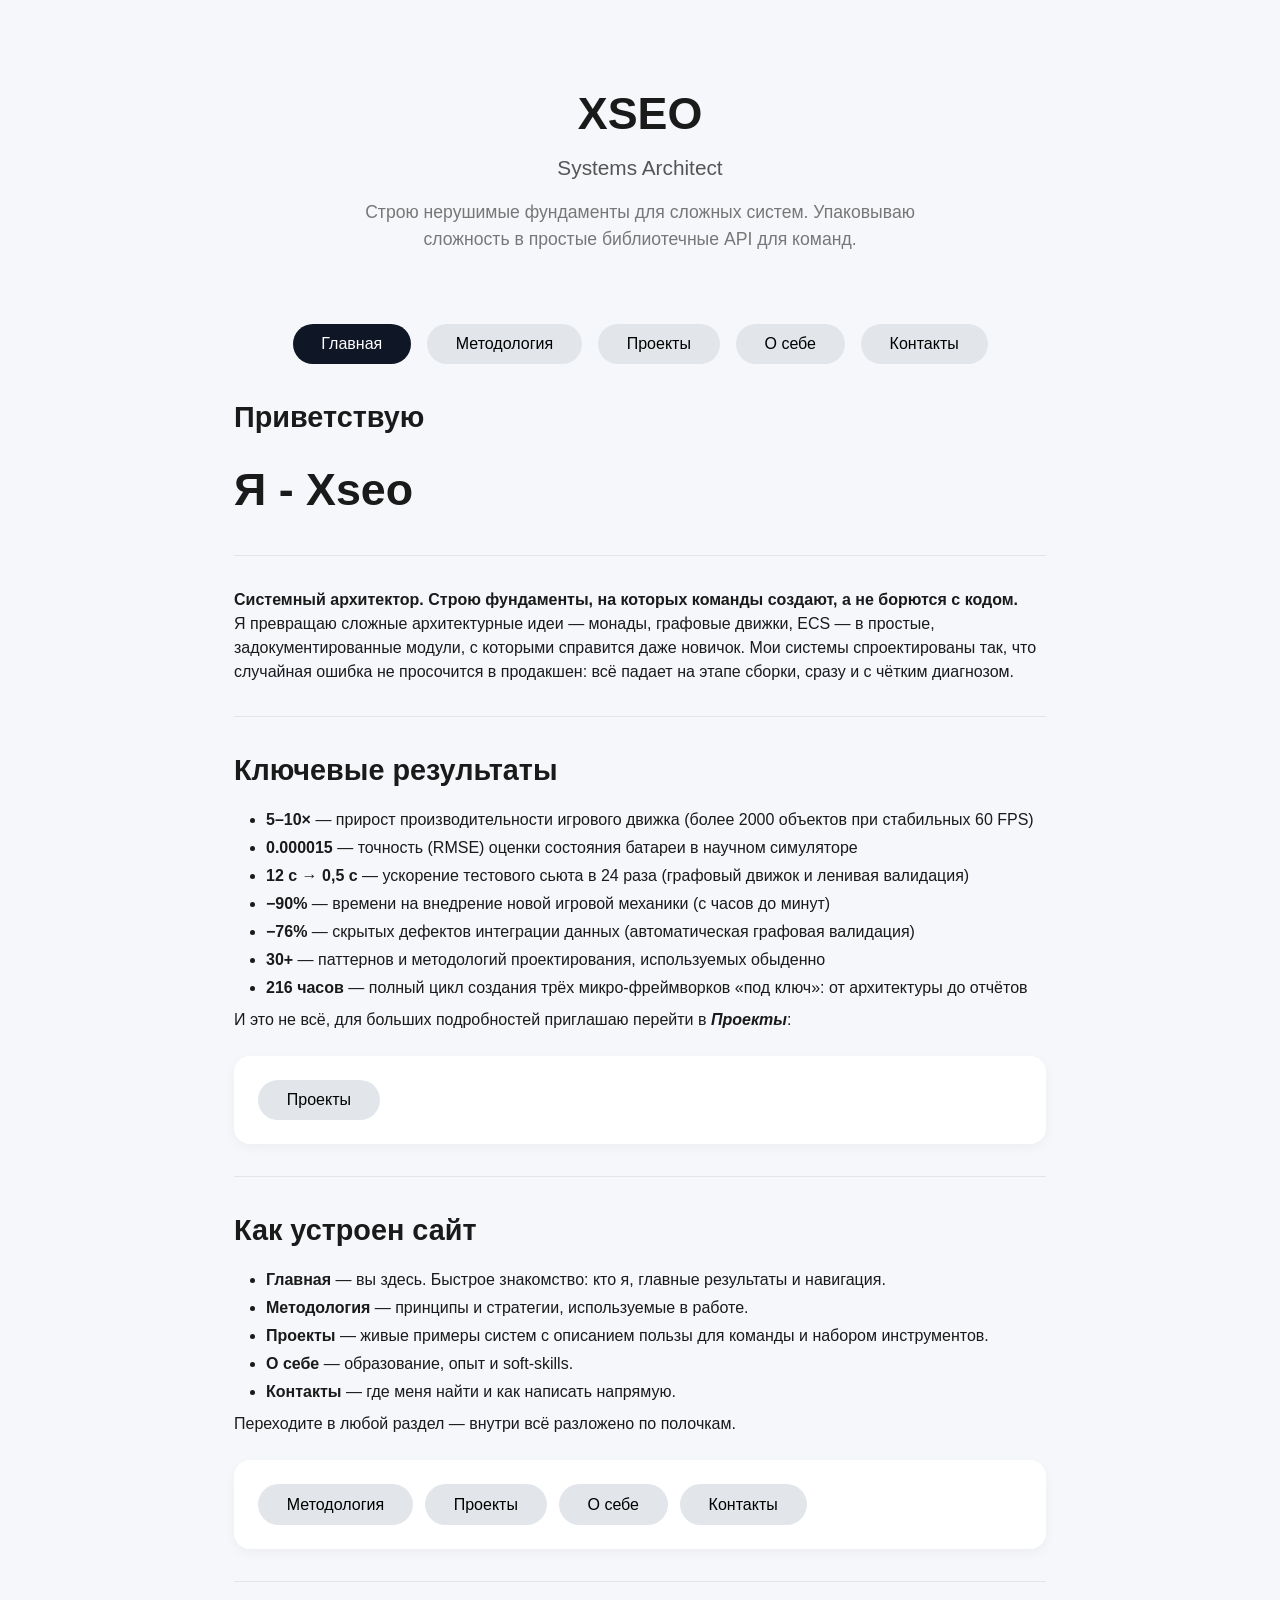
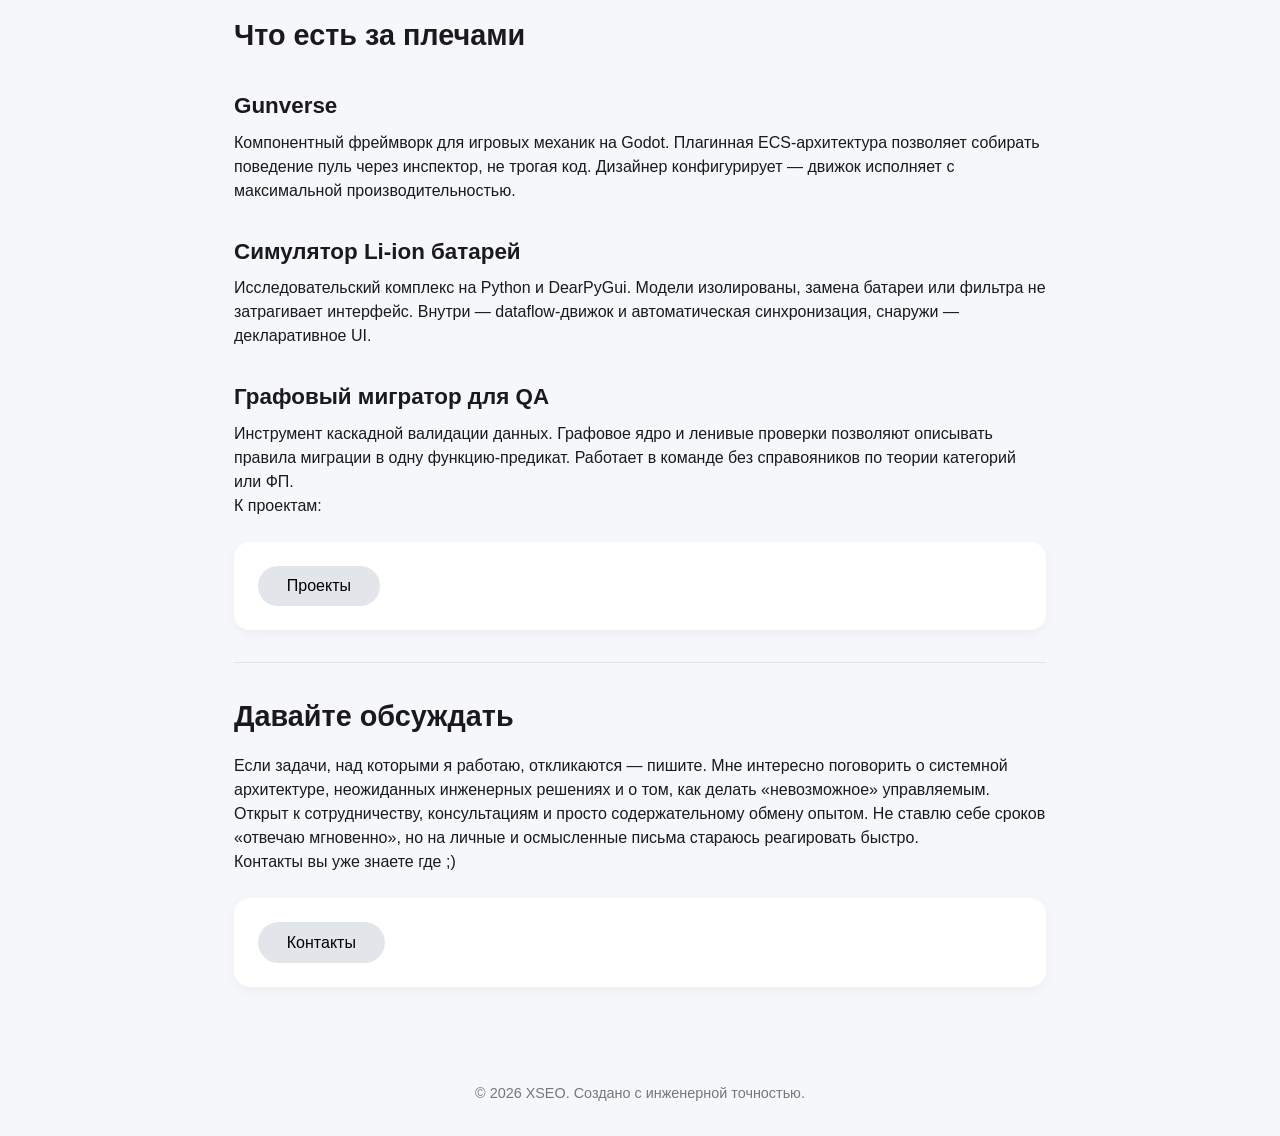
<file: index.html>
<!DOCTYPE html>
<html lang="ru">
<head>
  <meta charset="UTF-8">
  <meta name="viewport" content="width=device-width, initial-scale=1.0">
  <title>XSEO — XSEO</title>
  <style>
    * { box-sizing: border-box; margin: 0; padding: 0; }
    body { font-family: -apple-system, BlinkMacSystemFont, 'Segoe UI', Roboto, sans-serif; color: #1a1a1a; background: #f5f7fa; line-height: 1.5; }
    .container { max-width: 860px; margin: 0 auto; padding: 2rem 1.5rem; }
    header { text-align: center; padding: 3rem 0 2rem; }
    h1 { font-size: 2.8rem; font-weight: 700; margin-bottom: 0.3rem; }
    .subtitle { font-size: 1.3rem; color: #555; margin-bottom: 1rem; }
    .tagline { font-size: 1.1rem; color: #777; max-width: 600px; margin: 0 auto; }

    /* Tabs navigation */
    .tabs { display: flex; justify-content: center; gap: 1rem; margin: 2.5rem 0 2rem; flex-wrap: wrap; }
    .tab-btn { background: #e2e6ea; border: none; padding: 0.7rem 1.8rem; border-radius: 2rem; font-size: 1rem; font-weight: 500; cursor: pointer; transition: 0.2s; }
    .tab-btn.active { background: #0f1626; color: white; }
    .tab-btn:hover:not(.active) { background: #d0d5db; }

    /* Tab content */
    .tab-pane { display: none; animation: fade 0.4s; }
    .tab-pane.active { display: block; }
    @keyframes fade { from { opacity: 0; transform: translateY(6px); } to { opacity: 1; transform: translateY(0); } }

    /* Cards & accordion */
    .card { background: white; border-radius: 16px; padding: 1.8rem; margin-bottom: 2rem; box-shadow: 0 6px 18px rgba(0,0,0,0.05); }
    h2 { font-size: 1.8rem; margin-bottom: 1rem; }
    h3 { font-size: 1.4rem; margin-bottom: 0.5rem; }
    .accordion-item { border-bottom: 1px solid #ddd; }
    .accordion-header { width: 100%; text-align: left; background: none; border: none; padding: 1rem 0; font-size: 1.1rem; font-weight: 600; cursor: pointer; display: flex; justify-content: space-between; align-items: center; }
    .accordion-header::after { content: '+'; font-size: 1.5rem; transition: 0.2s; }
    .accordion-header.open::after { content: '−'; }
    .accordion-body { max-height: 0; overflow: hidden; transition: max-height 0.3s ease; }
    .accordion-body.open { max-height: 20rem; } /* enough for content */
    .accordion-content { padding-bottom: 1.5rem; color: #333; }

    .accordion-content h3 {
        font-size: 1.2rem;
        margin-top: 1rem;
        margin-bottom: 0.5rem;
    }
    .accordion-content p {
        margin-bottom: 0.5rem;
    }

    /* Project cards */
    .project-grid { display: flex; flex-wrap: wrap; gap: 1.5rem; }
    .project-card { background: white; border-radius: 16px; padding: 1.5rem; flex: 1 1 280px; box-shadow: 0 4px 12px rgba(0,0,0,0.04); transition: 0.2s; }
    .project-card:hover { transform: translateY(-4px); box-shadow: 0 8px 24px rgba(0,0,0,0.08); }
    .project-card h3 { margin-bottom: 0.5rem; }
    .tech-tag { display: inline-block; background: #e9ecf0; padding: 0.2rem 0.8rem; border-radius: 12px; font-size: 0.8rem; margin-right: 0.3rem; margin-bottom: 0.4rem; }
    .btn { background: #0f1626; color: white; border: none; padding: 0.5rem 1.2rem; border-radius: 8px; cursor: pointer; font-size: 0.9rem; margin-top: 0.8rem; transition: 0.2s; }
    .btn:hover { background: #2a3548; }

    /* Modal */
    .modal { display: none; position: fixed; top: 0; left: 0; width: 100%; height: 100%; background: rgba(0,0,0,0.5); justify-content: center; align-items: center; z-index: 1000; }
    .modal.open { display: flex; }
    .modal-content { background: white; max-width: 650px; width: 90%; border-radius: 20px; padding: 2rem; position: relative; max-height: 80vh; overflow-y: auto; }
    .modal-close { position: absolute; top: 1rem; right: 1.2rem; background: none; border: none; font-size: 1.8rem; cursor: pointer; }
    .metrics { display: flex; flex-wrap: wrap; gap: 1rem; margin: 1rem 0; }
    .metric { background: #f0f4f8; padding: 0.6rem 1rem; border-radius: 10px; font-weight: 600; }
    footer { text-align: center; padding: 2rem 0; color: #777; font-size: 0.9rem; }
    
    /* Markdown-списки */
    .md-content ul,
    .md-content ol {
        padding-left: 2rem;      /* отступ как табуляция */
        margin: 0.5rem 0;
        list-style-position: outside;
    }
    .md-content li {
        margin-bottom: 0.25rem;
    }

    /* Главная страница — отступы и разделители */
    .md-content > h2,
    .md-content > h3 {
        margin-top: 2rem;
    }

    /* Блок навигационных кнопок */
    .nav-links {
        display: flex;
        flex-wrap: wrap;
        gap: 0.75rem;
        margin: 1.5rem 0 2rem;
        padding: 1.5rem;
        background: white;
        border-radius: 16px;
        box-shadow: 0 4px 12px rgba(0,0,0,0.04);
    }

    /* Горизонтальный разделитель между смысловыми блоками */
    .md-content hr {
        margin: 2rem 0;
        border: none;
        border-top: 1px solid #e2e6ea;
    }
  </style>
</head>
<body>
  <div class="container">
    <header>
      <h1>XSEO</h1>
      <div class="subtitle">Systems Architect</div>
      <div class="tagline">Строю нерушимые фундаменты для сложных систем. Упаковываю сложность в простые библиотечные API для команд.</div>
    </header>

    
        <div class="tabs-container" id="page_maintabs">
            <div class="tabs"><button class="tab-btn active" data-tab="page_maintabs_main">Главная</button><button class="tab-btn " data-tab="page_maintabs_methodology">Методология</button><button class="tab-btn " data-tab="page_maintabs_projects">Проекты</button><button class="tab-btn " data-tab="page_maintabs_about">О себе</button><button class="tab-btn " data-tab="page_maintabs_contact">Контакты</button></div>
            <div class="tab-pane active" id="page_maintabs_main">
        <section id="page_maintabs_main">
            <h2>Приветствую</h2>
            <div id="page_maintabs_main_hero" class="md-content"><h1>Я - Xseo</h1>
<hr />
<p><strong>Системный архитектор. Строю фундаменты, на которых команды создают, а не борются с кодом.</strong></p>
<p>Я превращаю сложные архитектурные идеи — монады, графовые движки, ECS —
в простые, задокументированные модули, с которыми справится даже новичок.
Мои системы спроектированы так, что случайная ошибка не просочится в продакшен:
всё падает на этапе сборки, сразу и с чётким диагнозом.</p>
</div><div id="page_maintabs_main_highlights" class="md-content"><hr />
<h2>Ключевые результаты</h2>
<ul>
<li><strong>5–10×</strong> — прирост производительности игрового движка (более 2000 объектов при стабильных 60 FPS)</li>
<li><strong>0.000015</strong> — точность (RMSE) оценки состояния батареи в научном симуляторе</li>
<li><strong>12 с → 0,5 с</strong> — ускорение тестового сьюта в 24 раза (графовый движок и ленивая валидация)</li>
<li><strong>−90%</strong> — времени на внедрение новой игровой механики (с часов до минут)</li>
<li><strong>−76%</strong> — скрытых дефектов интеграции данных (автоматическая графовая валидация)</li>
<li><strong>30+</strong> — паттернов и методологий проектирования, используемых обыденно</li>
<li><strong>216 часов</strong> — полный цикл создания трёх микро-фреймворков «под ключ»: от архитектуры до отчётов</li>
</ul>
<p>И это не всё, для больших подробностей приглашаю перейти в <em><strong>Проекты</strong></em>:</p>
</div><div class="nav-links"><button class="tab-btn" data-tab="page_maintabs_projects">Проекты</button></div><div id="page_maintabs_main_nav_hint" class="md-content"><hr />
<h2>Как устроен сайт</h2>
<ul>
<li><strong>Главная</strong> — вы здесь. Быстрое знакомство: кто я, главные результаты и навигация.</li>
<li><strong>Методология</strong> — принципы и стратегии, используемые в работе.</li>
<li><strong>Проекты</strong> — живые примеры систем с описанием пользы для команды и набором инструментов.</li>
<li><strong>О себе</strong> — образование, опыт и soft-skills.</li>
<li><strong>Контакты</strong> — где меня найти и как написать напрямую.</li>
</ul>
<p>Переходите в любой раздел — внутри всё разложено по полочкам.</p>
</div><div class="nav-links"><button class="tab-btn" data-tab="page_maintabs_methodology">Методология</button><button class="tab-btn" data-tab="page_maintabs_projects">Проекты</button><button class="tab-btn" data-tab="page_maintabs_about">О себе</button><button class="tab-btn" data-tab="page_maintabs_contact">Контакты</button></div><div id="page_maintabs_main_projects_teaser" class="md-content"><hr />
<h2>Что есть за плечами</h2>
<h3>Gunverse</h3>
<p>Компонентный фреймворк для игровых механик на Godot. Плагинная ECS-архитектура
позволяет собирать поведение пуль через инспектор, не трогая код.
Дизайнер конфигурирует — движок исполняет с максимальной производительностью.</p>
<h3>Симулятор Li-ion батарей</h3>
<p>Исследовательский комплекс на Python и DearPyGui. Модели изолированы,
замена батареи или фильтра не затрагивает интерфейс. Внутри — dataflow-движок
и автоматическая синхронизация, снаружи — декларативное UI.</p>
<h3>Графовый мигратор для QA</h3>
<p>Инструмент каскадной валидации данных. Графовое ядро и ленивые проверки
позволяют описывать правила миграции в одну функцию-предикат.
Работает в команде без справояников по теории категорий или ФП.</p>
<p>К проектам:</p>
</div><div class="nav-links"><button class="tab-btn" data-tab="page_maintabs_projects">Проекты</button></div><div id="page_maintabs_main_contacts_teaser" class="md-content"><hr />
<h2>Давайте обсуждать</h2>
<p>Если задачи, над которыми я работаю, откликаются — пишите. Мне интересно поговорить
о системной архитектуре, неожиданных инженерных решениях и о том, как делать
«невозможное» управляемым.</p>
<p>Открыт к сотрудничеству, консультациям и просто содержательному обмену опытом.
Не ставлю себе сроков «отвечаю мгновенно», но на личные и осмысленные письма
стараюсь реагировать быстро.</p>
<p>Контакты вы уже знаете где ;)</p>
</div><div class="nav-links"><button class="tab-btn" data-tab="page_maintabs_contact">Контакты</button></div>
        </section></div><div class="tab-pane " id="page_maintabs_methodology">
        <section id="page_maintabs_methodology">
            <h2>Методология</h2>
            <div class="card" id="page_maintabs_methodology_accordion">
            <div class="accordion-item">
              <button class="accordion-header">Библиотечный модуль: сложность под капотом</button>
              <div class="accordion-body" style="">
                <div class="accordion-content"><div id="page_maintabs_methodology_accordion_item_content" class="md-content">
<p><strong>Суть:</strong> Сложное ядро прячется за простым фасадом.</p>
<p><strong>Как это работает:</strong><br />
Любая подсистема (монадическая рекурсия, ECS-ядро, цепочки делегирования) упаковывается как документированная библиотека. Команда использует только высокоуровневые вызовы вроде <code>add_plugin</code> или <code>pretty_print</code>, не касаясь внутренней механики. Это снижает порог входа и позволяет системе расти без моего участия.</p>
</div></div>
              </div>
            </div>
            <div class="accordion-item">
              <button class="accordion-header">Нерушимый фундамент: fail-fast и защита от дурака</button>
              <div class="accordion-body" style="">
                <div class="accordion-content"><div id="page_maintabs_methodology_accordion_item_content" class="md-content">
<p><strong>Суть:</strong> Ошибки конфигурации обнаруживаются на этапе сборки, а не в продакшене.</p>
<p><strong>Как это работает:</strong><br />
Контракты проверяются сразу: assert-ы, биекция полей, контроль циклических зависимостей. Некорректная конфигурация вызывает исключение мгновенно, давая команде немедленную обратную связь. Это экономит недели отладки на поздних стадиях.</p>
</div></div>
              </div>
            </div>
            <div class="accordion-item">
              <button class="accordion-header">AI-Native архитектура</button>
              <div class="accordion-body" style="">
                <div class="accordion-content"><div id="page_maintabs_methodology_accordion_item_content" class="md-content">
<p><strong>Суть:</strong> Проектирование, дружественное и человеку, и AI‑агенту.</p>
<p><strong>Как это работает:</strong><br />
Система разбивается на изолированные компоненты с однозначными контрактами. Каждый компонент содержит ограниченный и ясный контекст, что идеально подходит для Copilot или Cursor — они генерируют код без конфликтов. Онбординг новых разработчиков ускоряется, потому что объём контекста, который необходимо изучить, минимален.</p>
</div></div>
              </div>
            </div>
            <div class="accordion-item">
              <button class="accordion-header">Плагин‑first проектирование</button>
              <div class="accordion-body" style="">
                <div class="accordion-content"><div id="page_maintabs_methodology_accordion_item_content" class="md-content">
<p><strong>Суть:</strong> Расширение функционала через плагины — стандарт, а не опция.</p>
<p><strong>Как это работает:</strong><br />
Новое поведение добавляется созданием отдельного файла (плагина), который автоматически подхватывается системой. Ядро остаётся неизменным. Это обеспечивает экстремальную развертываемость: новый плагин для пули, генератор отчёта или правило валидации внедряются за минуты, без риска затронуть существующую функциональность.</p>
</div></div>
              </div>
            </div>
            <div class="accordion-item">
              <button class="accordion-header">Принцип «Вырываемого кода»</button>
              <div class="accordion-body" style="">
                <div class="accordion-content"><div id="page_maintabs_methodology_accordion_item_content" class="md-content">
<p><strong>Суть:</strong> Любой модуль можно извлечь и запустить изолированно.</p>
<p><strong>Как это работает:</strong><br />
Каждый компонент проектируется как самодостаточная единица с минимальными внешними связями. Вы можете вынуть модуль из проекта, установить его зависимости и запустить отдельно. Это высший пилотаж переиспользуемости: код живёт собственной жизнью и может быть использован в других проектах без переписывания.</p>
</div></div>
              </div>
            </div></div>
        </section></div><div class="tab-pane " id="page_maintabs_projects">
        <section id="page_maintabs_projects">
            <h2>Проекты</h2>
            
        <div class="card" id="page_maintabs_projects_gunverse_card">
            <h3>Gunverse</h3>
            <p></p>
            <div id="page_maintabs_projects_gunverse_card_desc" class="md-content"><h1>Gunverse</h1>
<p>Компонентный фреймворк для игровых механик - Дизайнерам удобно, программистам стабильно, машине эффективно.</p>
</div><span class="tech-tag">GDScript</span><span class="tech-tag">ECS</span><span class="tech-tag">Zero-If</span><button class="btn" onclick="openModal('gunverse')">Подробнее</button>
        </div>
        <div class="card" id="page_maintabs_projects_simulator_card">
            <h3>Li-ion Battery Simulation</h3>
            <p></p>
            <div id="page_maintabs_projects_simulator_card_desc" class="md-content"><h1>Simulation Framework</h1>
<p>Фреймворк для любых динамических систем — Моделям свобода, конфигурациям порядок, исследованиям скорость</p>
</div><span class="tech-tag">Python</span><span class="tech-tag">DearPyGui</span><span class="tech-tag">Dataflow</span><button class="btn" onclick="openModal('simulator')">Подробнее</button>
        </div>
        <div class="card" id="page_maintabs_projects_qa_graph_card">
            <h3>QA Graph Migrator</h3>
            <p></p>
            <div id="page_maintabs_projects_qa_graph_card_desc" class="md-content"><h1>QA Graph Migrator</h1>
<p>Простое тестирование сложных данных — Структурам порядок, миграциям точность, разработчикам покой.</p>
</div><span class="tech-tag">Python</span><span class="tech-tag">State Monad</span><span class="tech-tag">PostgreSQL</span><button class="btn" onclick="openModal('qa_graph')">Подробнее</button>
        </div>
        </section></div><div class="tab-pane " id="page_maintabs_about">
        <section id="page_maintabs_about">
            <h2>О себе</h2>
            <div id="page_maintabs_about_bio" class="md-content"><p><strong>5 лет</strong> инженерной практики (2021–2026). Совмещал роли QA-архитектора, техлида игрового проекта, фрилансера и R&amp;D-инженера.</p>
<p>Бакалавр приборостроения (МГТУ им. Баумана), математическое самообразование (теория категорий, аппроксимация, тервер).</p>
<p>Уверенный Linux (Arch), английский B1 (техническая документация).</p>
</div>
        </section></div><div class="tab-pane " id="page_maintabs_contact">
        <section id="page_maintabs_contact">
            <h2>Контакты</h2>
            <div id="page_maintabs_contact_info" class="md-content"><p>📧 <a href="mailto:xseo.22.24vl@gmail.com">xseo.22.24vl@gmail.com</a></p>
</div><div id="page_maintabs_contact_info" class="md-content"><p>💬 Telegram: <a href="https://t.me/Xseo_Tristielles">@Xseo_Tristielles</a></p>
</div><div id="page_maintabs_contact_info" class="md-content"><p>🐙 GitHub: <a href="https://github.com/mrXseo">mrXseo</a></p>
</div><div id="page_maintabs_contact_info" class="md-content"><p>📍 Россия, UTC+3</p>
</div>
        </section></div>
        </div>
        <div class="modal" id="modal-gunverse">
          <div class="modal-content">
            <button class="modal-close"
                    onclick="closeModal('gunverse')">&times;</button>
            <h2>Gunverse — компонентный фреймворк</h2>
            <div id="page_modals_modal_gunverse_body" class="md-content"><hr />
<p><strong>Gunverse</strong> — фреймворк для создания высокопроизводительных игровых сущностей в Godot Engine. Спроектирован так, чтобы дизайнеры и программисты работали в одной среде без конфликтов.</p>
<p><strong>Киллер-фичи для команды:</strong></p>
<ul>
<li>Дизайнер создаёт целые классы пуль без единой строки кода — всё через Inspector.</li>
<li>Полная интеграция в родной интерфейс Godot, никаких внешних редакторов.</li>
<li>Программист добавляет новое поведение как плагин (один <code>.gd</code>-файл) — система сама подхватывает его и расширяет инструментарий дизайнера.</li>
</ul>
<p><strong>Что под капотом:</strong></p>
<ul>
<li><strong>ECS-подобное ядро с Data-Oriented Design:</strong> данные лежат в кэш-дружественных массивах, поведение — композиция независимых Callable.</li>
<li><strong>Zero-If в рантайме:</strong> все условия разрешаются на этапе сборки; во время игры — только прямые вызовы.</li>
<li><strong>Command Buffer для безопасности:</strong> изменение состава процессов во время кадра не ломает итерацию — изменения применяются атомарно на следующем кадре.</li>
<li><strong>Реестр сборки:</strong> детальные логи происхождения каждого слота (provenance) для отладки.</li>
</ul>
<p><strong>Реальный пример:</strong>
Стартовый набор из 3 плагинов даёт дизайнеру настройку кривых траекторий для движения по прямой. Добавив <strong>1 плагин за 1 час</strong>, программист открывает дизайнеру:</p>
<ul>
<li>любые траектории в любом направлении,</li>
<li>зависимость скорости от урона и наоборот,</li>
<li>отскоки, пробивание, эффекты попаданий,</li>
<li>самонаведение на разные цели.</li>
</ul>
<p>При этом код ядра не меняется.</p>
<p><strong>Производительность (тесты на AMD Ryzen 5 3550G, встроенная графика):</strong></p>
<ul>
<li>до 2500 сущностей с одним процессом при 60 FPS,</li>
<li>до 900 сущностей с четырьмя процессами при 60 FPS.
Это близко к пределу возможностей Godot без замены рантайма на нативный код.</li>
</ul>
<p><strong>Надёжность:</strong> чёткая архитектура и fail-fast на этапе сборки исключают баги на стыках процессов — некорректная конфигурация не долетает до сцены.</p>
<p><strong>Затрачено:</strong> 57 часов на проектирование, реализацию и тестирование.</p>
<hr />
</div>
          </div>
        </div>
        <div class="modal" id="modal-simulator">
          <div class="modal-content">
            <button class="modal-close"
                    onclick="closeModal('simulator')">&times;</button>
            <h2>Li-ion Battery Simulation</h2>
            <div id="page_modals_modal_simulator_body" class="md-content"><hr />
<p><strong>Simulation Framework</strong> — универсальный фреймворк для моделирования динамических систем. Подставьте свою модель — получите готовый исследовательский прибор с визуальным редактором, живыми графиками и автоматическими отчётами.</p>
<p><strong>Киллер-фичи для исследователей и инженеров:</strong></p>
<ul>
<li><strong>Модель меняется как перчатка.</strong> Заменили физику, фильтр или источник сигнала — графики и отчёты подхватывают изменения без правки интерфейса.</li>
<li><strong>Визуальный редактор конфигурации.</strong> Параметры любого объекта хранятся в JSON; редактор подсвечивает изменения, кнопка Save применяет их на лету, кнопка Reload откатывает.</li>
<li><strong>Отчёты одной командой.</strong> CSV‑лог → графики, метрики (RMSE, MAE, Max Error) — всё генерируется автоматически.</li>
<li><strong>Воспроизводимость из коробки.</strong> Иерархия настроек вида <code>эксперимент@модель@фильтр.json</code> позволяет сохранять и возвращать эталонные состояния.</li>
</ul>
<p><strong>Что под капотом:</strong></p>
<ul>
<li><strong>Dataflow‑движок с временной синхронизацией.</strong> Генераторы, трансформаторы и логгеры связываются явными контрактами (<code>set_input</code>). Движок сам определяет, чьи данные готовы, — исключая чтение «из будущего».</li>
<li><strong>Иерархический DI‑контейнер AppContext.</strong> Каждый объект получает параметры из JSON, лежащего по понятному пути. Файловые настройки перезаписывают переданные аргументы — сам класс не знает о конфигурации.</li>
<li><strong>Декларативный UI‑фреймворк (UINode‑TreeParser).</strong> Интерфейс собирается как дерево узлов и не зависит от конкретной GUI‑библиотеки. Замена DearPyGui на другой рендерер — вопрос замены адаптера.</li>
<li><strong>Жёсткое Model‑View разделение.</strong> Симуляция не знает о графиках, виджеты не знают о моделях. Добавить новый источник данных или визуализацию можно независимо.</li>
</ul>
<p><strong>Пример: Li‑ion аккумулятор</strong></p>
<p>В одном из сценариев в движок загружены: модель батареи (Тевенин 1RC с гистерезисом), генератор тока, шум измерений и Расширенный Фильтр Калмана (EKF). Чтобы заменить батарею на модель с двумя RC‑звеньями или добавить тепловую обратную связь, достаточно:</p>
<ol>
<li>Реализовать класс с методом <code>solve_frame()</code>.</li>
<li>Подключить его в сценарии.</li>
<li>Новые выходы автоматически попадают в логгер и на графики.</li>
</ol>
<p>Старые отчёты и панели управления продолжают работать без единой правки.</p>
<p><strong>Точность и производительность (на примере EKF):</strong></p>
<ul>
<li>RMSE оценки заряда = <strong>0.000015</strong> (200 000 шагов).</li>
<li>RMSE напряжения = <strong>0.00999 В</strong>.</li>
<li>Интерфейс остаётся отзывчивым при ускорении симуляции <strong>до 25×</strong>.</li>
</ul>
<p><strong>Надёжность:</strong>
Fail‑fast на этапе сборки сценария: некорректные конфигурации детектируются при старте, а не в середине расчёта.</p>
<p><strong>Затрачено:</strong> ядро симуляции и декларативный UI‑фреймворк вместе с li-ion экспериментальной базой созданы в рамках R&amp;D‑цикла за 76 часов.</p>
</div>
          </div>
        </div>
        <div class="modal" id="modal-qa_graph">
          <div class="modal-content">
            <button class="modal-close"
                    onclick="closeModal('qa_graph')">&times;</button>
            <h2>QA Graph Migrator</h2>
            <div id="page_modals_modal_qa_graph_body" class="md-content"><hr />
<p><strong>QA Graph Migrator</strong> — конвейер для автоматической очистки и унификации тестовых данных. Сложные графы проверяются простыми правилами, а тестовый сьют получает только чистые данные.</p>
<p><strong>Киллер-фичи для команды:</strong></p>
<ul>
<li>Тестировщик получает «чистое» пространство данных одной функцией — никакой ручной правки JSON или базы.</li>
<li>Добавление нового продукта — два файла-стандарта: интерпретация + валидация. Переписывать ядро не нужно.</li>
<li>Лид, который не дружит с классами, может расширить проверки по шаблону из README за полчаса.</li>
<li>Система отлавливает невалидные значения на входе и заменяет их на документированные умолчания — баги форматов больше не маскируются под баги продукта.</li>
</ul>
<p><strong>Что под капотом:</strong></p>
<ul>
<li><strong>Графовое ядро <code>HierarchicalEntity</code> с монадической рекурсией (State Monad).</strong> Узлы — устройства, компоненты, входы/выходы; каскадные задачи обходят связи автоматически. Эхо‑резистентность исключает зацикливание обходов.</li>
<li><strong>Двухфазный конвейер:</strong> Интерпретация (нормализация полей по документации, например версия «2,01» → 201) → Валидация (жёсткая проверка по типам и диапазонам). Фазы настраиваются раздельно.</li>
<li><strong>Мигратор с авторазрешением зависимостей:</strong> вычисляет порядок применения правил, не требуя ручной сортировки полей. При неразрешимых зависимостях выдаёт читаемый лог.</li>
</ul>
<p><strong>Измеренное влияние:</strong></p>
<ul>
<li><strong>×24 ускорение</strong> прогона тестов при работе с БД — однократная загрузка и кэширование таблиц типов (<code>DBTable</code>) вместо тысяч запросов.</li>
<li><strong>–76% сквозных ошибок</strong> (с ~30% до &lt;10% падений из-за несовпадения форматов).</li>
<li><strong>&lt; 1 часа</strong> на добавление поддержки нового типа устройств (против нескольких дней ручной адаптации).</li>
<li><strong>–60% объёма кода</strong> в тестовых сценариях благодаря фасаду сравнения.</li>
</ul>
<p><strong>Надёжность и расширяемость:</strong></p>
<ul>
<li>Fail‑fast на этапе сборки: неподдерживаемый тип источника или несовпадение полей интерпретации и валидации ловятся сразу.</li>
<li>Модульная архитектура: ядро, миграция и инструменты разделены. Утилиты (поиск узлов, компаратор пространств) переиспользуются без дублирования.</li>
<li>Устойчивость к изменениям продуктов: бизнес‑логика тестов не содержит кода нормализации и не сломается при смене структуры конфигов.</li>
</ul>
<p><strong>Стек:</strong> Python, PostgreSQL, pytest.</p>
<p><strong>Паттерны:</strong> State Monad, Interpreter, Теория категорий (формализация), Fail‑fast.</p>
<p><strong>Контекст:</strong> Реализовано с нуля за время стажировки в отделе QA. Самостоятельно спроектирована архитектура, графовое ядро, миграционный движок и библиотека инструментов для команды.</p>
<p><strong>Затрачено:</strong> 83 часа на проектирование, реализацию ядра, мигратора, загрузчиков, стандартов для двух реальных систем и набора инструментов.</p>
<hr />
</div>
          </div>
        </div>

  </div>
  <footer>
    <p>© 2026 XSEO. Создано с инженерной точностью.</p>
  </footer>

  <script>
    // Tabs logic
    const tabButtons = document.querySelectorAll('.tab-btn');
    const panes = document.querySelectorAll('.tab-pane');

    function activateTab(targetId) {
        // Деактивируем все панели и кнопки
        panes.forEach(p => p.classList.remove('active'));
        tabButtons.forEach(b => b.classList.remove('active'));

        // Активируем нужную панель
        const targetPane = document.getElementById(targetId);
        if (targetPane) targetPane.classList.add('active');

        // Активируем ВСЕ кнопки (и в меню, и в навигации), которые ведут на этот target
        document.querySelectorAll(`.tab-btn[data-tab="${targetId}"]`).forEach(b => {
            b.classList.add('active');
        });
    }

    // Навешиваем обработчики на все tab-кнопки
    tabButtons.forEach(btn => {
        btn.addEventListener('click', () => {
            activateTab(btn.dataset.tab);
        });
    });

    // При загрузке страницы подсвечиваем навигационные кнопки для изначально активной вкладки
    const initialActivePane = document.querySelector('.tab-pane.active');
    if (initialActivePane) {
        const activeId = initialActivePane.id;
        document.querySelectorAll(`.tab-btn[data-tab="${activeId}"]`).forEach(b => {
            b.classList.add('active');
        });
    }

    // Accordion logic
    document.querySelectorAll('.accordion-header').forEach(header => {
      header.addEventListener('click', () => {
        header.classList.toggle('open');
        const body = header.nextElementSibling;
        if (body.style.maxHeight) {
          body.style.maxHeight = null;
          body.classList.remove('open');
        } else {
          body.style.maxHeight = body.scrollHeight + 'px';
          body.classList.add('open');
        }
      });
    });

    // Modal functions
    function openModal(id) {
      document.getElementById('modal-' + id).classList.add('open');
    }
    function closeModal(id) {
      document.getElementById('modal-' + id).classList.remove('open');
    }
    window.addEventListener('click', (e) => {
      if (e.target.classList.contains('modal')) e.target.classList.remove('open');
    });
</script>
</body>
</html>
</file>
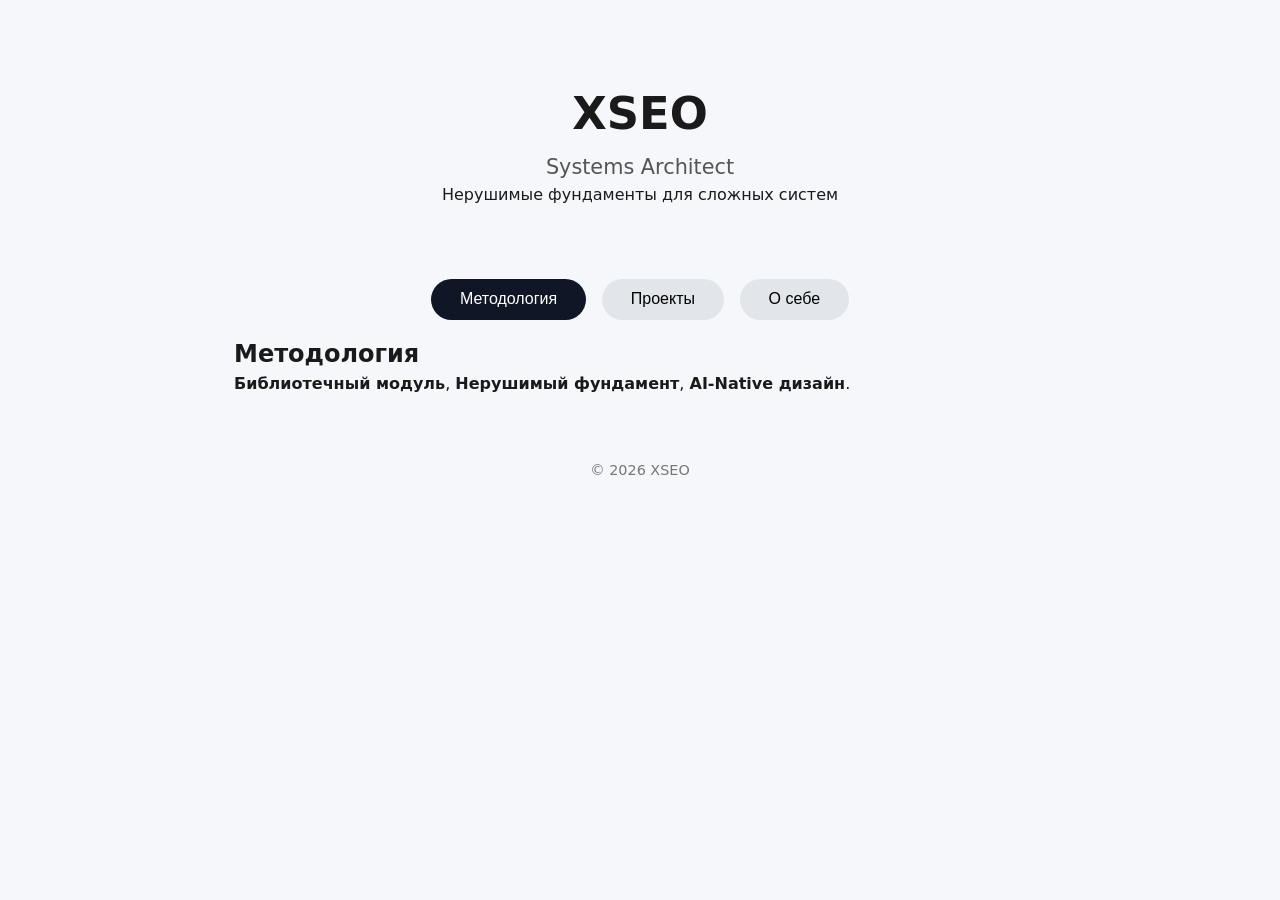
<file: output/index.html>
<!DOCTYPE html>
<html lang="ru">
<head>
  <meta charset="UTF-8">
  <meta name="viewport" content="width=device-width, initial-scale=1.0">
  <title>XSEO</title>
  <style>
    * { box-sizing: border-box; margin: 0; padding: 0; }
    body { font-family: system-ui, sans-serif; color: #1a1a1a; background: #f5f7fa; line-height: 1.5; }
    .container { max-width: 860px; margin: 0 auto; padding: 2rem 1.5rem; }
    header { text-align: center; padding: 3rem 0 2rem; }
    h1 { font-size: 2.8rem; font-weight: 700; margin-bottom: 0.3rem; }
    .subtitle { font-size: 1.3rem; color: #555; }
    .tabs { display: flex; justify-content: center; gap: 1rem; margin: 2.5rem 0 1rem; flex-wrap: wrap; }
    .tab-btn { background: #e2e6ea; border: none; padding: 0.7rem 1.8rem; border-radius: 2rem; font-size: 1rem; cursor: pointer; transition: 0.2s; }
    .tab-btn.active { background: #0f1626; color: white; }
    .tab-btn:hover:not(.active) { background: #cfd5db; }
    .tab-pane { display: none; animation: fade 0.3s; }
    .tab-pane.active { display: block; }
    @keyframes fade { from { opacity: 0; transform: translateY(6px); } to { opacity: 1; transform: translateY(0); } }
    .card { background: white; border-radius: 16px; padding: 1.5rem; margin-bottom: 1rem; box-shadow: 0 6px 18px rgba(0,0,0,0.05); }
    footer { text-align: center; padding: 2rem 0; color: #777; font-size: 0.9rem; }
  </style>
</head>
<body>
  <div class="container">
    <header>
      <h1>XSEO</h1>
      <div class="subtitle">Systems Architect</div>
      <p>Нерушимые фундаменты для сложных систем</p>
    </header>
    
        <div class="tabs-container" id="page_maintabs">
            <div class="tabs"><button class="tab-btn active" onclick="switchTab('page_maintabs_methodology')">Методология</button><button class="tab-btn " onclick="switchTab('page_maintabs_projects')">Проекты</button><button class="tab-btn " onclick="switchTab('page_maintabs_about')">О себе</button></div>
            <div class="tab-pane active" id="page_maintabs_methodology">
        <section id="page_maintabs_methodology">
            <h2>Методология</h2>
            <div id="page_maintabs_methodology_desc"><p><strong>Библиотечный модуль</strong>, <strong>Нерушимый фундамент</strong>, <strong>AI‑Native дизайн</strong>.</p>
</div>
        </section></div><div class="tab-pane " id="page_maintabs_projects">
        <section id="page_maintabs_projects">
            <h2>Проекты</h2>
            
        <div class="card" id="page_maintabs_projects_gunverse">
            <h3>Gunverse</h3>
            <p>Компонентный фреймворк для игровых механик.</p>
            
        </div>
        <div class="card" id="page_maintabs_projects_liion">
            <h3>Li-ion Sim</h3>
            <p>Научный комплекс моделирования батарей.</p>
            
        </div>
        </section></div><div class="tab-pane " id="page_maintabs_about">
        <section id="page_maintabs_about">
            <h2>О себе</h2>
            <div id="page_maintabs_about_bio"><p>5 лет инженерной практики, математический бэкграунд, бакалавр приборостроения.</p>
</div>
        </section></div>
        </div>
  </div>
  <footer>&copy; 2026 XSEO</footer>
  <script>
    function switchTab(targetId) {
      document.querySelectorAll('.tab-btn').forEach(b => b.classList.remove('active'));
      document.querySelectorAll('.tab-pane').forEach(p => p.classList.remove('active'));
      const pane = document.getElementById(targetId);
      if (pane) pane.classList.add('active');
      document.querySelectorAll('.tab-btn').forEach(btn => {
        if (btn.getAttribute('onclick')?.includes(`'${targetId}'`)) btn.classList.add('active');
      });
    }
  </script>
</body>
</html>
</file>
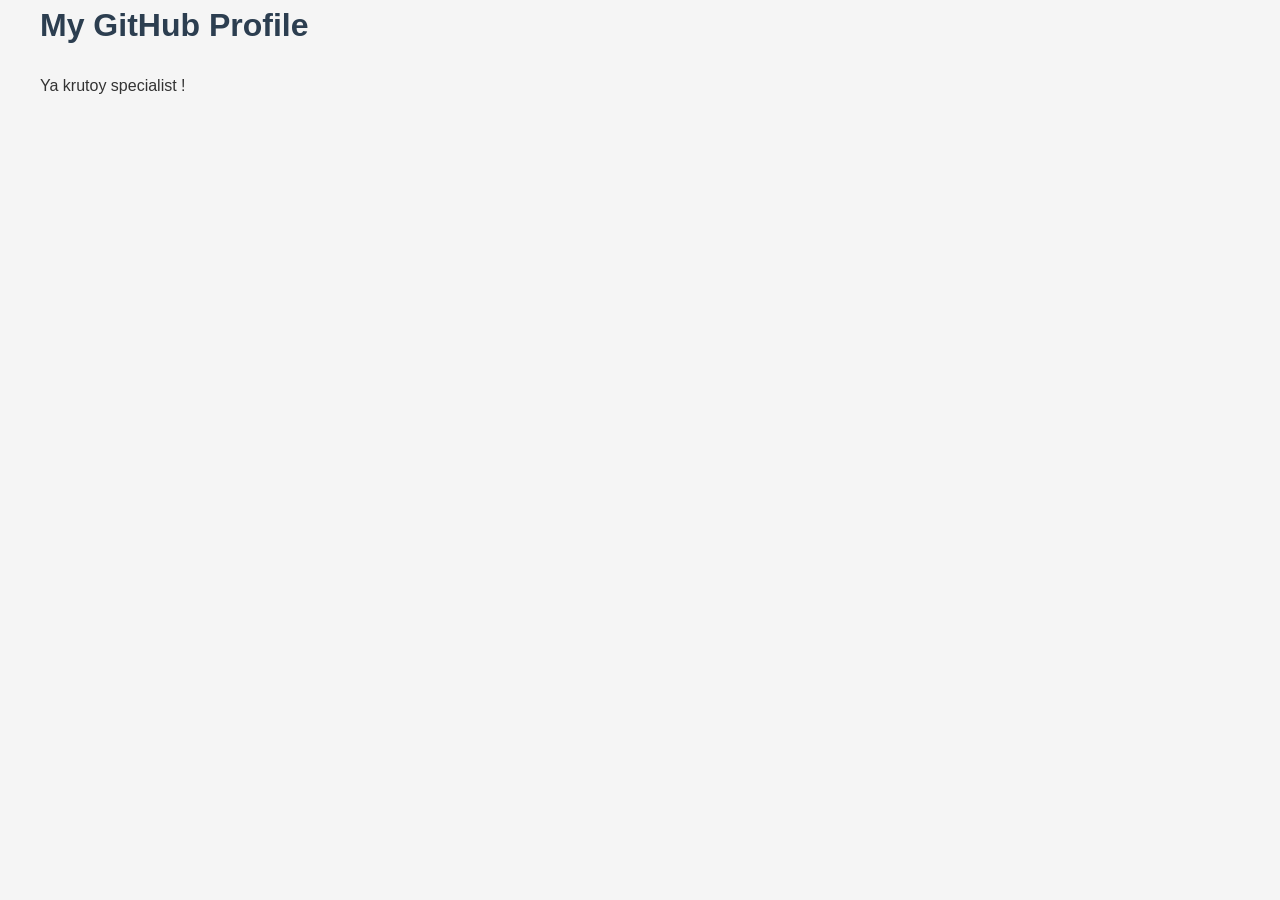
<file: README.html>
<html lang="en">
<head>
    <meta charset="UTF-8">
    <meta name="viewport" content="width=device-width, initial-scale=1.0">
    <title>GitHub Profile Header</title>
    <link rel="stylesheet" href="styles.css">
</head>
<body>

<div class="header">
    <h1>My GitHub Profile</h1>
    <p> Ya krutoy specialist !</p>
</div>

</body>
</html>
</file>
<file: styles.css>
/* Основные стили */
body {
    font-family: 'Segoe UI', Tahoma, Geneva, Verdana, sans-serif;
    line-height: 1.6;
    color: #333;
    max-width: 1200px;
    margin: 0 auto;
    padding: 0 20px;
    background-color: #f5f5f5;
}

header {
    text-align: center;
    padding: 2rem 0;
    border-bottom: 1px solid #ddd;
    margin-bottom: 2rem;
}

h1, h2, h3 {
    color: #2c3e50;
}

/* Стили для секций с визуализациями */
.visualization {
    background-color: white;
    border-radius: 8px;
    box-shadow: 0 2px 10px rgba(0, 0, 0, 0.1);
    margin-bottom: 2rem;
    overflow: hidden;
}

.visualization-content {
    display: flex;
    flex-wrap: wrap;
}

.graph-container, .code-container {
    padding: 1.5rem;
    box-sizing: border-box;
}

.graph-container {
    flex: 1 1 50%;
    min-width: 300px;
    border-right: 1px solid #eee;
}

.code-container {
    flex: 1 1 50%;
    min-width: 300px;
    background-color: #282c34;
    color: #abb2bf;
}

.graph-container img {
    max-width: 100%;
    height: auto;
    display: block;
    margin: 1rem auto;
    box-shadow: 0 1px 3px rgba(0, 0, 0, 0.2);
}

.graph-description {
    color: #666;
    font-size: 0.95rem;
}

/* Стили для подвала */
footer {
    text-align: center;
    padding: 1rem 0;
    margin-top: 2rem;
    color: #7f8c8d;
    font-size: 0.9rem;
    border-top: 1px solid #ddd;
}

/* Адаптивность */
@media (max-width: 768px) {
    .visualization-content {
        flex-direction: column;
    }
    
    .graph-container {
        border-right: none;
        border-bottom: 1px solid #eee;
    }
}
</file>
